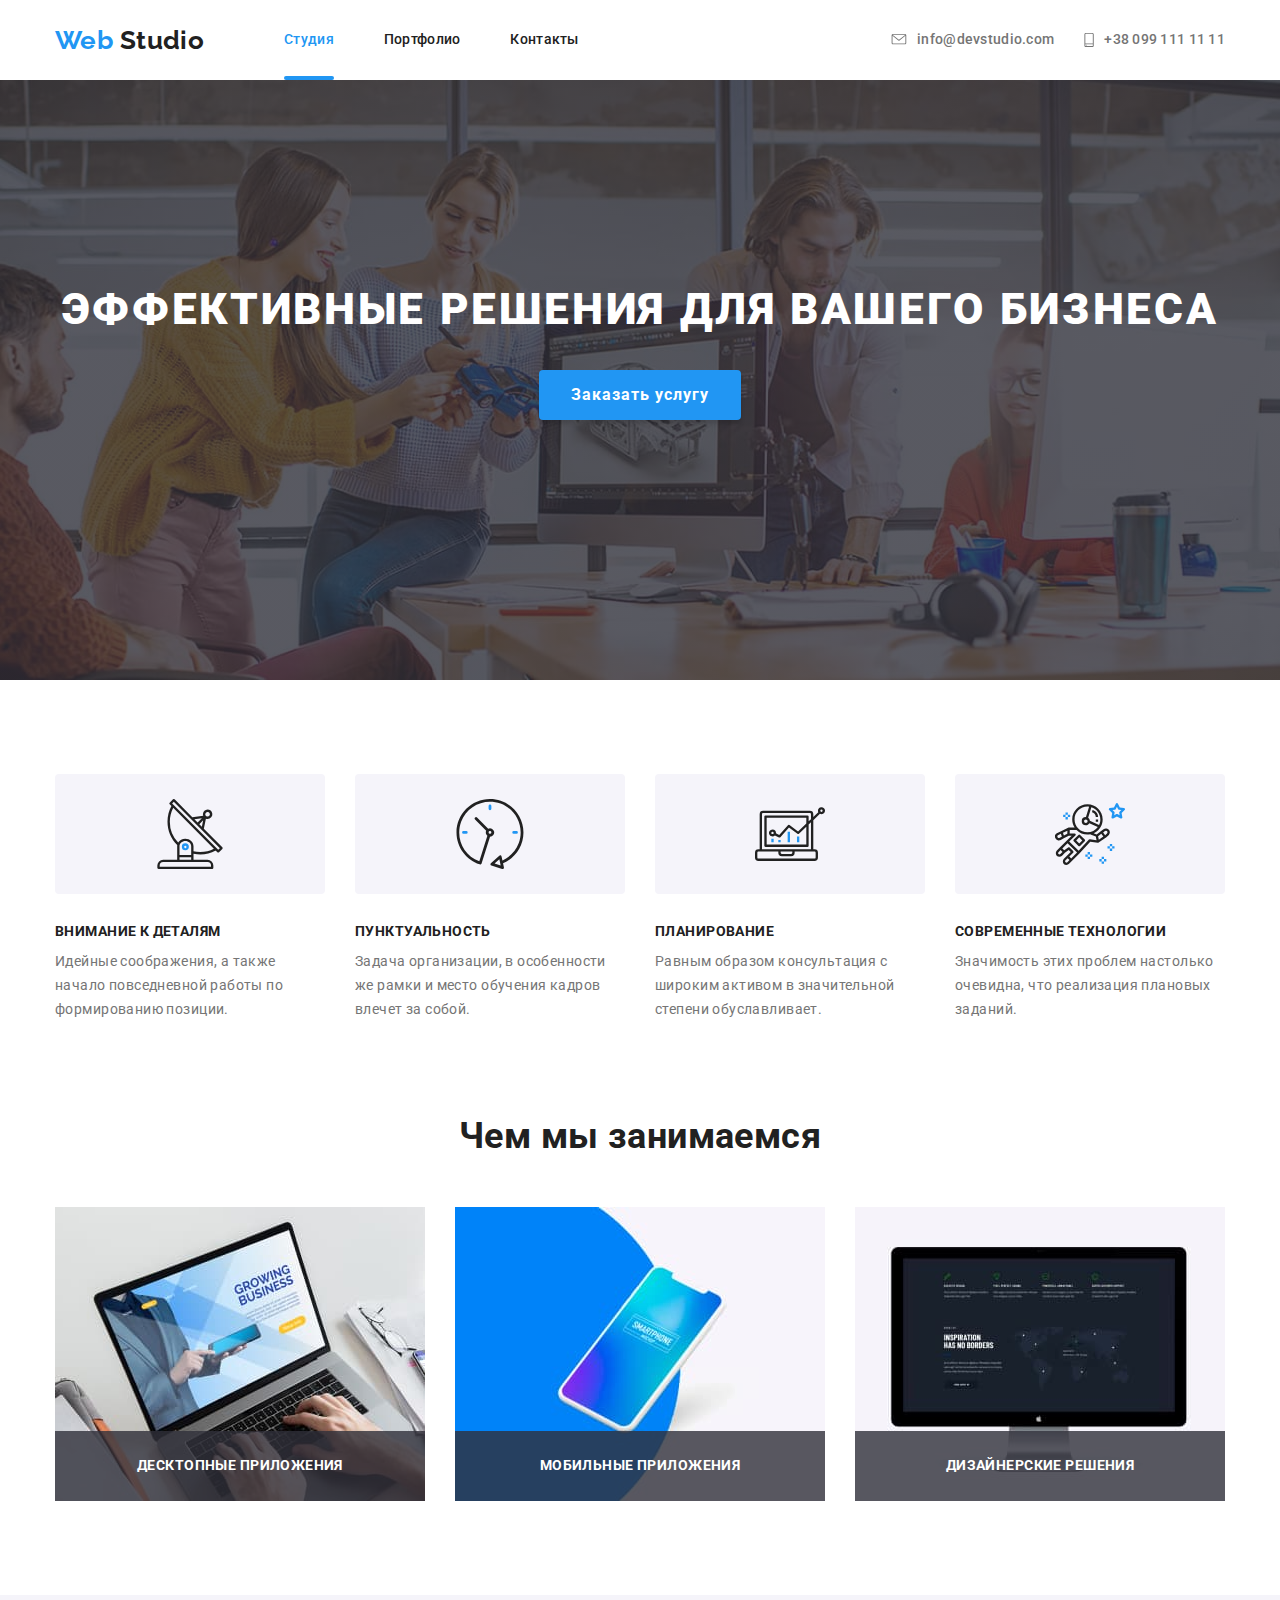
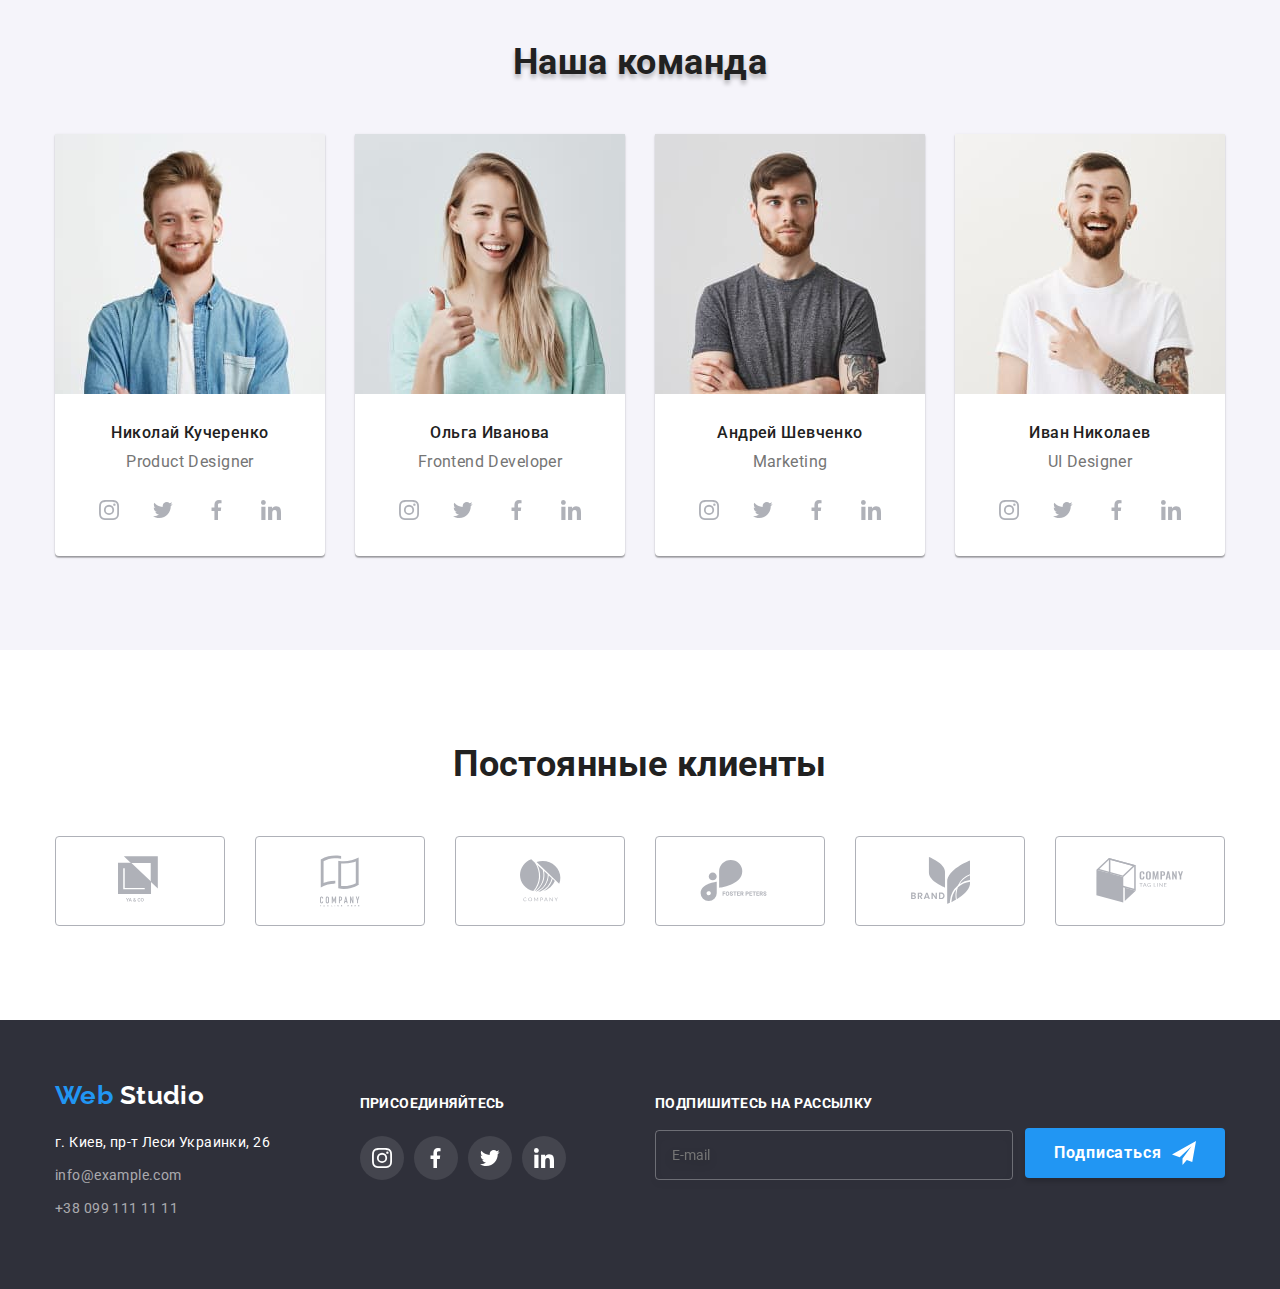
<file: index.html>
<!DOCTYPE html>
<html lang="ru">
  <head>
    <meta charset="UTF-8" />
    <meta name="viewport" content="width=device-width, initial-scale=1.0" />
    <title>Веб Студия</title>
    <link
      rel="stylesheet"
      href="https://cdnjs.cloudflare.com/ajax/libs/animate.css/4.0.0/animate.min.css"
    />
    <link
      href="https://fonts.googleapis.com/css2?family=Raleway:wght@700&family=Roboto:wght@400;500;700;900&display=swap"
      rel="stylesheet"
    />

    <link
      rel="stylesheet"
      href="https://cdnjs.cloudflare.com/ajax/libs/modern-normalize/0.6.0/modern-normalize.min.css"
    />
    <link rel="stylesheet" href="./css/main.min.css" />
    <!-- <link rel="stylesheet" href="./css/styles.css" /> -->
  </head>
  <body>
    <!--Шапка-->

    <header>
      <div class="container main-nav">
        <nav>
          <a class="logo link" lang="en" href="./index.html">
            <span class="logo-web">Web</span> Studio
          </a>

          <ul class="site-nav list">
            <li class="item">
              <a class="link current" href="./index.html">Студия</a>
            </li>
            <li class="item">
              <a class="link" href="./portfolio.html">Портфолио</a>
            </li>
            <li class="item"><a class="link" href="">Контакты</a></li>
          </ul>
        </nav>

        <address class="address-nav">
          <ul class="address list">
            <li class="item">
              <a class="link" href="mailto:info@devstudio.com"
                ><svg class="email-svg">
                  <use href="./images/sprite2.svg#email"></use>
                </svg>
                info@devstudio.com</a
              >
            </li>
            <li class="item">
              <a class="link" href="tel:+380991111111">
                <svg class="phone-svg">
                  <use href="./images/sprite2.svg#smartphone"></use>
                </svg>
                +38 099 111 11 11</a
              >
            </li>
          </ul>
        </address>
      </div>
    </header>

    <main>
      <section class="hero">
        <div class="container">
          <!--Главное-->
          <h1 class="hero-title">
            Эффективные решения для вашего бизнеса
          </h1>
          <button class="order-button button" type="submit" data-modal-open>
            Заказать услугу
          </button>
        </div>
      </section>

      <section class="about">
        <div class="container">
          <!--О нас-->
          <h2 hidden>О нас</h2>
          <ul class="about-list list">
            <li class="items icon-antenna">
              <div class="about-svg">
                <svg class="about-items-svg">
                  <use href="./images/sprite2.svg#antenna"></use>
                </svg>
              </div>
              <h3 class="title">Внимание к деталям</h3>

              <p class="about-list-text">
                Идейные соображения, а также начало повседневной работы по
                формированию позиции.
              </p>
            </li>

            <li class="items icon-clock">
              <div class="about-svg">
                <svg class="about-items-svg">
                  <use href="./images/sprite2.svg#clock"></use>
                </svg>
              </div>
              <h3 class="title">Пунктуальность</h3>
              <p class="about-list-text">
                Задача организации, в особенности же рамки и место обучения
                кадров влечет за собой.
              </p>
            </li>
            <li class="items icon-diagram">
              <div class="about-svg">
                <svg class="about-items-svg">
                  <use href="./images/sprite2.svg#diagram"></use>
                </svg>
              </div>
              <h3 class="title">Планирование</h3>
              <p class="about-list-text">
                Равным образом консультация с широким активом в значительной
                степени обуславливает.
              </p>
            </li>
            <li class="items icon-astrounavt">
              <div class="about-svg">
                <svg class="about-items-svg">
                  <use href="./images/sprite2.svg#astronaut"></use>
                </svg>
              </div>
              <h3 class="title">Современные технологии</h3>
              <p class="about-list-text">
                Значимость этих проблем настолько очевидна, что реализация
                плановых заданий.
              </p>
            </li>
          </ul>
        </div>
      </section>

      <section class="section">
        <div class="container">
          <!--Чем занимаемся-->
          <h2 class="section-title">Чем мы занимаемся</h2>
          <ul class="section-list list">
            <li class="item">
              <img
                src="./images/desktop.jpg"
                alt="Компьютер"
                width="370"
                height="294"
              />
              <h3 class="section-name">Десктопные приложения</h3>
            </li>
            <li class="item">
              <img
                src="./images/mobile.jpg"
                alt="Смартфон"
                width="370"
                height="294"
              />
              <h3 class="section-name">Мобильные приложения</h3>
            </li>
            <li class="item">
              <img
                src="./images/design.jpg"
                alt="Картинка"
                width="370"
                height="294"
              />
              <h3 class="section-name">Дизайнерские решения</h3>
            </li>
          </ul>
        </div>
      </section>
      <!-- Team -->

      <section class="team">
        <div class="container">
          <h2 class="team-title">Наша команда</h2>
          <ul class="team-list list">
            <li class="item">
              <img
                class="foto-team"
                src="./images/team1.jpg"
                alt="Николай Кучеренко"
                width="270"
                height="260"
              />
              <h3 class="team-name">Николай Кучеренко</h3>
              <p lang="en" class="team-position">Product Designer</p>

              <ul class="team-item list">
                <li class="team-item-links">
                  <a href="" aria-label="инстаграмм"
                    ><svg class="team-svg">
                      <use href="./images/sprite2.svg#instagram"></use>
                    </svg>
                  </a>
                </li>
                <li class="team-item-links">
                  <a href="" aria-label="твиттер"
                    ><svg class="team-svg">
                      <use href="./images/sprite2.svg#twitter"></use>
                    </svg>
                  </a>
                </li>
                <li class="team-item-links">
                  <a href="" aria-label="фейсбук"
                    ><svg class="team-svg">
                      <use href="./images/sprite2.svg#facebook"></use>
                    </svg>
                  </a>
                </li>
                <li class="team-item-links">
                  <a href="" aria-label="линкедин"
                    ><svg class="team-svg">
                      <use href="./images/sprite2.svg#linkedin"></use>
                    </svg>
                  </a>
                </li>
              </ul>
            </li>
            <li class="item">
              <img
                class="foto-team"
                src="./images/team2.jpg"
                alt="Ольга Иванова"
                width="270"
                height="260"
              />
              <h3 class="team-name">Ольга Иванова</h3>
              <p lang="en" class="team-position">Frontend Developer</p>
              <ul class="team-item list">
                <li class="team-item-links">
                  <a href="" aria-label="инстаграмм"
                    ><svg class="team-svg">
                      <use href="./images/sprite2.svg#instagram"></use>
                    </svg>
                  </a>
                </li>
                <li class="team-item-links">
                  <a href="" aria-label="твиттер"
                    ><svg class="team-svg">
                      <use href="./images/sprite2.svg#twitter"></use>
                    </svg>
                  </a>
                </li>
                <li class="team-item-links">
                  <a href="" aria-label="фейсбук"
                    ><svg class="team-svg">
                      <use href="./images/sprite2.svg#facebook"></use>
                    </svg>
                  </a>
                </li>
                <li class="team-item-links">
                  <a href="" aria-label="линкедин"
                    ><svg class="team-svg">
                      <use href="./images/sprite2.svg#linkedin"></use>
                    </svg>
                  </a>
                </li>
              </ul>
            </li>
            <li class="item">
              <img
                class="foto-team"
                src="./images/team3.jpg"
                alt="Андрей Шевченко"
                width="270"
                height="260"
              />
              <h3 class="team-name">Андрей Шевченко</h3>
              <p lang="en" class="team-position">Marketing</p>
              <ul class="team-item list">
                <li class="team-item-links">
                  <a href="" aria-label="инстаграмм"
                    ><svg class="team-svg">
                      <use href="./images/sprite2.svg#instagram"></use>
                    </svg>
                  </a>
                </li>
                <li class="team-item-links">
                  <a href="" aria-label="твиттер"
                    ><svg class="team-svg">
                      <use href="./images/sprite2.svg#twitter"></use>
                    </svg>
                  </a>
                </li>
                <li class="team-item-links">
                  <a href="" aria-label="фейсбук"
                    ><svg class="team-svg">
                      <use href="./images/sprite2.svg#facebook"></use>
                    </svg>
                  </a>
                </li>
                <li class="team-item-links">
                  <a href="" aria-label="линкедин"
                    ><svg class="team-svg">
                      <use href="./images/sprite2.svg#linkedin"></use>
                    </svg>
                  </a>
                </li>
              </ul>
            </li>
            <li class="item">
              <img
                class="foto-team"
                src="./images/team4.jpg"
                alt="Иван Николаев"
                width="270"
                height="260"
              />
              <h3 class="team-name">Иван Николаев</h3>
              <p lang="en" class="team-position">UI Designer</p>
              <ul class="team-item list">
                <li class="team-item-links">
                  <a href="" aria-label="инстаграмм"
                    ><svg class="team-svg">
                      <use href="./images/sprite2.svg#instagram"></use>
                    </svg>
                  </a>
                </li>
                <li class="team-item-links">
                  <a href="" aria-label="твиттер"
                    ><svg class="team-svg">
                      <use href="./images/sprite2.svg#twitter"></use>
                    </svg>
                  </a>
                </li>
                <li class="team-item-links">
                  <a href="" aria-label="фейсбук"
                    ><svg class="team-svg">
                      <use href="./images/sprite2.svg#facebook"></use>
                    </svg>
                  </a>
                </li>
                <li class="team-item-links">
                  <a href="" aria-label="линкедин"
                    ><svg class="team-svg">
                      <use href="./images/sprite2.svg#linkedin"></use>
                    </svg>
                  </a>
                </li>
              </ul>
            </li>
          </ul>
        </div>
      </section>

      <section class="clients">
        <div class="container">
          <!--Постоянные клиенты-->
          <h2 class="clients-title">Постоянные клиенты</h2>
          <ul class="clients-list list">
            <li class="clients-list-link">
              <a href="" aria-label="логотип компании 1"
                ><svg class="clients-svg" width="44" height="49">
                  <use href="./images/sprite2.svg#logo1"></use>
                </svg>
              </a>
            </li>
            <li class="clients-list-link">
              <a href="" aria-label="логотип компании 2"
                ><svg class="clients-svg" width="40" height="52">
                  <use href="./images/sprite2.svg#logo2"></use>
                </svg>
              </a>
            </li>
            <li class="clients-list-link">
              <a href="" aria-label="логотип компании 3"
                ><svg class="clients-svg" width="41" height="43">
                  <use href="./images/sprite2.svg#logo3"></use>
                </svg>
              </a>
            </li>
            <li class="clients-list-link">
              <a href="" aria-label="логотип компании 4"
                ><svg class="clients-svg" width="80" height="42">
                  <use href="./images/sprite2.svg#logo4"></use>
                </svg>
              </a>
            </li>
            <li class="clients-list-link">
              <a href="" aria-label="логотип компании 5"
                ><svg class="clients-svg" width="59" height="47">
                  <use href="./images/sprite2.svg#logo5"></use>
                </svg>
              </a>
            </li>
            <li class="clients-list-link">
              <a href="" aria-label=" логотип компании 6"
                ><svg class="clients-svg" width="88" height="45">
                  <use href="./images/sprite2.svg#logo6"></use>
                </svg>
              </a>
            </li>
          </ul>
        </div>
      </section>
    </main>

    <!--футер-->
    <footer>
      <div class="container footer">
        <div class="logo-address">
          <a class="logo-down link" href="./index.html" lang="en">
            <span class="logo-web">Web</span> Studio
          </a>

          <address class="address-footer">
            <ul class="address-footer-list list">
              <li class="address-town">
                г. Киев, пр-т Леси Украинки, 26
              </li>
              <li class="address-mail-phone">
                <a class="link" href="mailto:info@example.com"
                  >info@example.com</a
                >
              </li>
              <li class="address-mail-phone">
                <a class="link" href="tel:+380991111111">+38 099 111 11 11</a>
              </li>
            </ul>
          </address>
        </div>

        <div class="social">
          <b>присоединяйтесь</b>
          <ul class="footer-items list">
            <li>
              <a href="" aria-label="инстаграмм"
                ><svg class="team-svg">
                  <use href="./images/sprite2.svg#instagram1"></use>
                </svg>
              </a>
            </li>
            <li>
              <a href="" aria-label="твиттер"
                ><svg class="team-svg">
                  <use href="./images/sprite2.svg#twitter1"></use>
                </svg>
              </a>
            </li>
            <li>
              <a href="" aria-label="фейсбук"
                ><svg class="team-svg">
                  <use href="./images/sprite2.svg#facebook1"></use>
                </svg>
              </a>
            </li>
            <li>
              <a href="" aria-label="линкедин"
                ><svg class="team-svg">
                  <use href="./images/sprite2.svg#linkedin1"></use>
                </svg>
              </a>
            </li>
          </ul>
        </div>
        <form class="down-form-footer">
          <div class="subscribe">
            <b> Подпишитесь на рассылку</b>

            <p>
              <input
                class="subscribe-input"
                type="email"
                placeholder="E-mail"
                name="user-email"
                required
              />
            </p>
          </div>
          <div class="button-subscribe">
            <button class="down-button button" type="submit">
              Подписаться

              <svg class="icon-sign">
                <use href="./images/sprite2.svg#send"></use>
              </svg>
            </button>
          </div>
        </form>
      </div>
    </footer>
    <!-- Форма + backdrop -->
    <div class="backdrop is-hidden" data-modal>
      <form class="form" action="#" method="GET">
        <div class="close-window-modal" data-modal-close>
          <button type="button">
            <svg class="modal-close">
              <use href="./images/sprite2.svg#close-window"></use>
            </svg>
          </button>
        </div>

        <h2 class="form-contact">Оставьте свои данные, мы вам перезвоним</h2>

        <div class="form-field">
          <input
            class="form-input"
            type="text"
            id="name"
            placeholder=" "
            name="name"
            required
          />

          <label class="form-label" for="name">Имя</label>

          <svg class="modal-svg">
            <use href="./images/sprite2.svg#contact-face"></use>
          </svg>
        </div>

        <div class="form-field">
          <input
            class="form-input"
            type="tel"
            id="tel"
            placeholder=" "
            name="phone"
            required
          />
          <!-- pattern="[0-9]{3}-[0-9]{3}-[0-9]{2}-[0-9]{2}" -->
          <label class="form-label" for="tel">Телефон</label>
          <svg class="modal-svg">
            <use href="./images/sprite2.svg#contact-phone"></use>
          </svg>
        </div>

        <div class="form-field">
          <input
            class="form-input"
            type="email"
            id="mail"
            placeholder=" "
            name="mail"
            required
          />
          <label class="form-label" for="mail">Почта</label>
          <svg class="modal-svg">
            <use href="./images/sprite2.svg#contact-mail"></use>
          </svg>
        </div>

        <div class="comment">
          <textarea
            class="textarea"
            type="text"
            id="comment"
            placeholder=" "
            name="comment"
            required
            minlength="10"
          ></textarea>
          <label class="textarea-label" for="comment"> Комментарий</label>
        </div>

        <div class="checbox-castom">
          <label class="checkbox-label">
            <input
              class="checkbox"
              type="checkbox"
              name="agreement"
              value="agreement"
              required
            />
            <span class="icon-checkbox"></span>

            <span class="text-agreement">
              Соглашаюсь с рассылкой и принимаю

              <a class="agreement" href="./index.html"
                >Условия договора</a
              ></span
            >
          </label>
        </div>
        <div class="modal-button">
          <button class="modal-button-text button" type="submit">
            Отправить
          </button>
        </div>
      </form>
    </div>

    <script src="./js/modal.js"></script>
  </body>
</html>
</file>
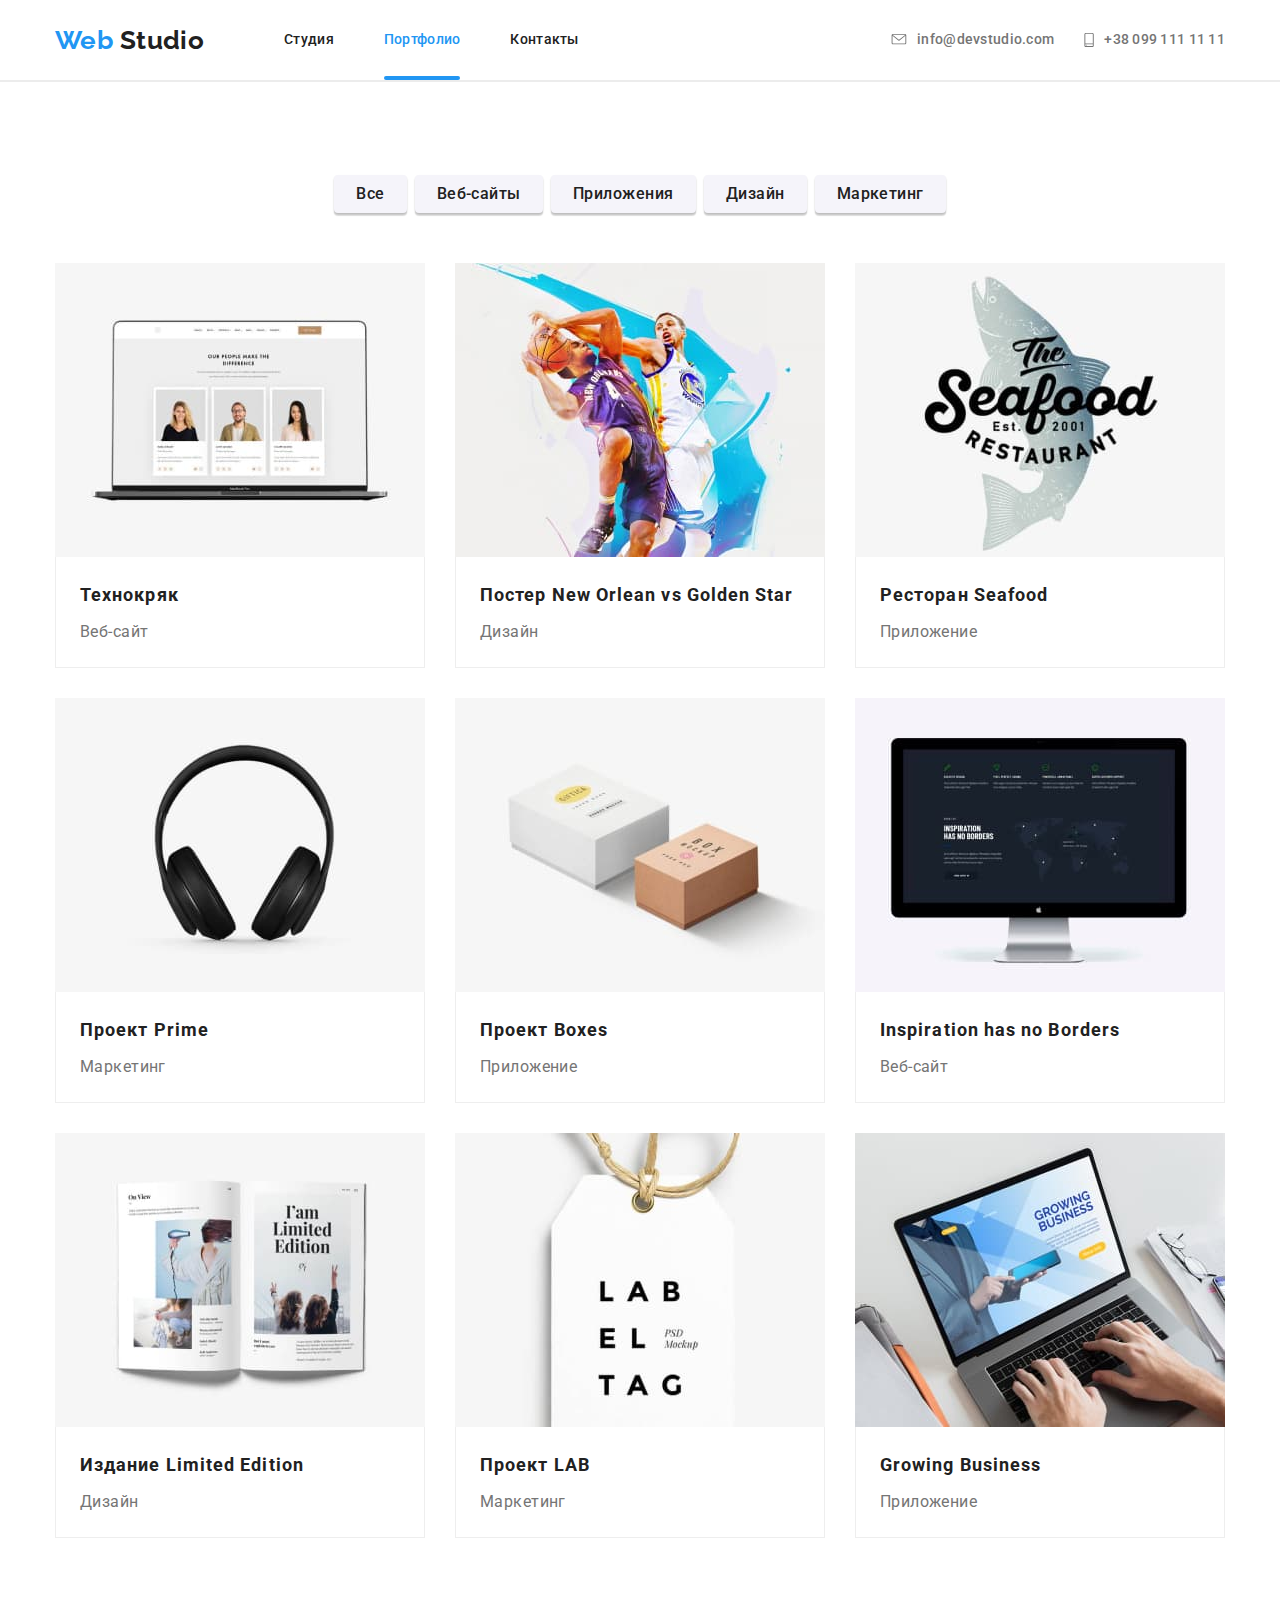
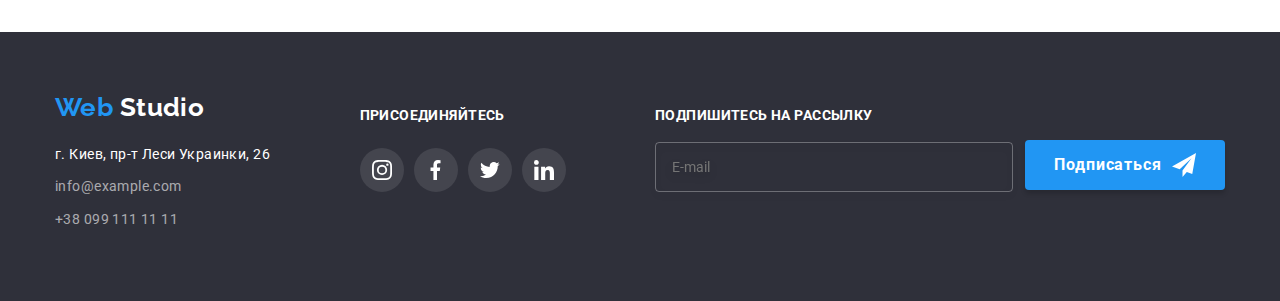
<file: portfolio.html>
<!DOCTYPE html>
<html lang="ru">

<head>
  <meta charset="UTF-8" />
  <meta name="viewport" content="width=device-width, initial-scale=1.0" />
  <title>Веб Студия</title>
    <link href="https://fonts.googleapis.com/css2?family=Raleway:wght@700&family=Roboto:wght@400;500;700;900&display=swap"
      rel="stylesheet" />
  <link rel="stylesheet"
    href="https://cdnjs.cloudflare.com/ajax/libs/modern-normalize/0.6.0/modern-normalize.min.css" />
  <link rel="stylesheet" href="./css/portfolio.min.css" />
</head>

<body>
  <!--Шапка-->

  <!--Шапка-->
  
  <header class="header-page">
    <div class="container main-nav">
      <nav>
        <a class="logo link" lang="en" href="./index.html">
          <span class="logo-web">Web</span> Studio
        </a>
  
        <ul class="site-nav list">
          <li class="item"><a class="link" href="./index.html">Студия</a></li>
          <li class="item">
            <a class="link current" href="./portfolio.html">Портфолио</a>
          </li>
          <li class="item"><a class="link" href="">Контакты</a></li>
        </ul>
      </nav>
  
      <address class="address-nav">
        <ul class="address list">
          <li class="item">
            <!-- <img src="./images/email.svg" alt="почта" /> -->
  
            <a class="link" href="mailto:info@devstudio.com"><svg class="email-svg">
                <use href="./images/sprite2.svg#email"></use>
              </svg>
              info@devstudio.com</a>
          </li>
          <li class="item">
            <!-- <img src="./images/smartphone.svg" alt="телефон" /> -->
            <a class="link" href="tel:+380991111111">
              <svg class="phone-svg">
                <use href="./images/sprite2.svg#smartphone"></use>
              </svg>
              +38 099 111 11 11</a>
          </li>
        </ul>
      </address>
    </div>
  </header>

    <main>
      <section class="projects">
        <div class="container">
        <h1 hidden>Наши работы</h1>

        <ul class="projects-button list">
          <li class="portfolio-button"><button type="button"> Все</button></li>
          <li class="portfolio-button"><button type="button">Веб-сайты</button></li>
          <li class="portfolio-button"><button type="button">Приложения</button></li>
          <li class="portfolio-button"><button type="button">Дизайн</button></li>
          <li class="portfolio-button"><button type="button">Маркетинг</button></li>
        </ul>
        
        <ul class="project-work list">
         
        <li class="item">
          <a class="link" href="">
        
            <div class="overlay-image-wrapper">
              <img class="image-project" src="./images/platforma.jpg" alt="Ноутбук" width="370" height="294" />
              <div class="overlay">
                <p class="projects-description">
                  Технокряк это современная площадка распространения коронавируса.
                  Компании используют эту платформу для цифрового шпионажа и атак
                  на защищённые сервера конкурентов.
                </p>
              </div>
            </div>
        
        
            <div class="effect-item">
              <h2 class="projects-name">Технокряк</h2>
              <p class="projects-service">Веб-сайт</p>
            </div>
        
          </a>
        </li>
        <li class="item">
          <a class="link" href="">
        
            <div class="overlay-image-wrapper">
              <img class="image-project" src="./images/football.jpg" alt="Футболисты" width="370" height="294" />
              <div class="overlay">
                <p class="projects-description">
                  Технокряк это современная площадка распространения коронавируса.
                  Компании используют эту платформу для цифрового шпионажа и атак
                  на защищённые сервера конкурентов.
                </p>
              </div>
            </div>
        
            <div class="effect-item">
              <h2 class="projects-name">Постер New Orlean vs Golden Star</h2>
              <p class="projects-service">Дизайн</p>
            </div>
          </a>
        </li>
        <li class="item">
          <a class="link" href="">
        
            <div class="overlay-image-wrapper">
              <img class="image-project" src="./images/seafood.jpg" alt="Логотип ресторана" width="370" height="294" />
              <div class="overlay">
                <p class="projects-description">
                  Технокряк это современная площадка распространения коронавируса.
                  Компании используют эту платформу для цифрового шпионажа и атак
                  на защищённые сервера конкурентов.
                </p>
              </div>
            </div>
            <div class="effect-item">
              <h2 class="projects-name">Ресторан Seafood</h2>
              <p class="projects-service">Приложение</p>
            </div>
          </a>
        </li>
        <li class="item">
          <a class="link" href="">
        
            <div class="overlay-image-wrapper">
              <img class="image-project" src="./images/prime.jpg" alt="Наушники" width="370" height="294" />
              <div class="overlay">
                <p class="projects-description">
                  Технокряк это современная площадка распространения коронавируса.
                  Компании используют эту платформу для цифрового шпионажа и атак
                  на защищённые сервера конкурентов.
                </p>
              </div>
            </div>
            <div class="effect-item">
              <h2 class="projects-name">Проект Prime</h2>
              <p class="projects-service">Маркетинг</p>
            </div>
          </a>
        </li>
        <li class="item">
          <a class="link" href="">
        
            <div class="overlay-image-wrapper">
              <img class="image-project" src="./images/boxes.jpg" alt="Коробки" width="370" height="294" />
              <div class="overlay">
                <p class="projects-description">
                  Технокряк это современная площадка распространения коронавируса.
                  Компании используют эту платформу для цифрового шпионажа и атак
                  на защищённые сервера конкурентов.
                </p>
              </div>
            </div>
            <div class="effect-item">
              <h2 class="projects-name">Проект Boxes</h2>
              <p class="projects-service">Приложение</p>
            </div>
          </a>
        </li>
        <li class="item">
          <a class="link" href="">
        
            <div class="overlay-image-wrapper">
              <img class="image-project" src="./images/inspiration.jpg" alt="Монитор" width="370" height="294" />
              <div class="overlay">
                <p class="projects-description">
                  Технокряк это современная площадка распространения коронавируса.
                  Компании используют эту платформу для цифрового шпионажа и атак
                  на защищённые сервера конкурентов.
                </p>
              </div>
            </div>
            <div class="effect-item">
              <h2 class="projects-name">Inspiration has no Borders</h2>
              <p class="projects-service">Веб-сайт</p>
            </div>
          </a>
        </li>
        <li class="item">
          <a class="link" href="">
        
            <div class="overlay-image-wrapper">
              <img class="image-project" src="./images/edition.jpg" alt="Книга" width="370" height="294" />
              <div class="overlay">
                <p class="projects-description">
                  Технокряк это современная площадка распространения коронавируса.
                  Компании используют эту платформу для цифрового шпионажа и атак
                  на защищённые сервера конкурентов.
                </p>
              </div>
            </div>
            <div class="effect-item">
              <h2 class="projects-name">Издание Limited Edition</h2>
              <p class="projects-service">Дизайн</p>
            </div>
          </a>
        </li>
        <li class="item">
          <a class="link" href="">
        
            <div class="overlay-image-wrapper">
              <img class="image-project" src="./images/lab-tag.jpg" alt="Эмблема" width="370" height="294" />
              <div class="overlay">
                <p class="projects-description">
                  Технокряк это современная площадка распространения коронавируса.
                  Компании используют эту платформу для цифрового шпионажа и атак
                  на защищённые сервера конкурентов.
                </p>
              </div>
            </div>
        
            <div class="effect-item">
              <h2 class="projects-name">Проект LAB</h2>
              <p class="projects-service">Маркетинг</p>
            </div>
          </a>
        </li>
        <li class="item">
          <a class="link" href="">
        
            <div class="overlay-image-wrapper">
              <img class="image-project" src="./images/bussiness.jpg" alt="Человек с ноутбуком" width="370" height="294" />
              <div class="overlay">
                <p class="projects-description">
                  Технокряк это современная площадка распространения коронавируса.
                  Компании используют эту платформу для цифрового шпионажа и атак
                  на защищённые сервера конкурентов.
                </p>
              </div>
            </div>
        
            <div class="effect-item">
              <h2 class="projects-name">Growing Business</h2>
              <p class="projects-service">Приложение</p>
            </div>
          </a>
        </li>
          </div>
        </ul>
        
      </section>
    </main>
  <!--футер-->
  <footer>
    <div class="container footer">
      <div class="logo-address">
        <a class="logo-down link" href="./index.html" lang="en">
          <span class="logo-web">Web</span> Studio
        </a>
  
        <address class="address-footer">
          <ul class="address-footer-list list">
            <li class="address-town">
              г. Киев, пр-т Леси Украинки, 26
            </li>
            <li class="address-mail-phone">
              <a class="link" href="mailto:info@example.com">info@example.com</a>
            </li>
            <li class="address-mail-phone">
              <a class="link" href="tel:+380991111111">+38 099 111 11 11</a>
            </li>
          </ul>
        </address>
      </div>
  
      <div class="social">
        <b>присоединяйтесь</b>
        <ul class="footer-items list">
          <li>
            <a href="" aria-label="инстаграмм"><svg class="team-svg">
                <use href="./images/sprite2.svg#instagram1"></use>
              </svg>
            </a>
          </li>
          <li>
            <a href="" aria-label="твиттер"><svg class="team-svg">
                <use href="./images/sprite2.svg#twitter1"></use>
              </svg>
            </a>
          </li>
          <li>
            <a href="" aria-label="фейсбук"><svg class="team-svg">
                <use href="./images/sprite2.svg#facebook1"></use>
              </svg>
            </a>
          </li>
          <li>
            <a href="" aria-label="линкедин"><svg class="team-svg">
                <use href="./images/sprite2.svg#linkedin1"></use>
              </svg>
            </a>
          </li>
        </ul>
      </div>
      <form class="down-form-footer">
        <div class="subscribe">
          <b> Подпишитесь на рассылку</b>
  
          <p>
            <input class="subscribe-input"  type="email" placeholder="E-mail" name="user-email" required />
          </p>
        </div>
        <div class="button-subscribe">
          <button class="down-button button" type="submit">
            Подписаться
  
            <svg class="icon-sign">
              <use href="./images/sprite2.svg#send"></use>
            </svg>
          </button>
        </div>
      </form>
    </div>
  </footer>
  </body>
  
  </html>
</file>
<file: css/main.min.css>
html{box-sizing:border-box}*,*::before,* ::after{box-sizing:inherit}body{background-color:#fff;color:#757575;font-family:"Roboto",sans-serif;letter-spacing:0.03em;font-size:14px;line-height:1.71}.list{list-style:none;padding:0px;margin:0px}.link{text-decoration:none;display:block}img{display:block}.container{width:1200px;padding-left:15px;padding-right:15px;margin:auto}section{padding-top:47px;padding-bottom:94px}.logo{color:#212121;margin-right:80px}.logo-web{color:#2196f3}.logo-down{color:#fff;margin-bottom:20px}header{background:#fff}.header-page::after{display:block;content:' ';border:1px solid #ececec;padding:0px;bottom:0px}.main-nav,.main-nav nav{display:flex;align-items:center;justify-content:space-between}.site-nav{display:flex}.site-nav .item+.item{margin-left:50px}.site-nav .link{display:block;position:relative;padding-top:32px;padding-bottom:32px;color:#212121;letter-spacing:0.02em;font-weight:500;font-size:14px;line-height:1.14;cursor:pointer;transition:color 250ms cubic-bezier(0.4, 0, 0.2, 1)}.site-nav .link:hover,.site-nav .link:focus{color:#2196f3}.site-nav .current{color:#2196f3}.item .current::after{display:flex;width:100%;height:4px;content:' ';background-color:#2196f3;position:absolute;margin-top:28px;margin-right:auto;margin-left:auto;border-radius:2px}.address{display:flex;margin-left:auto}.address .link{display:flex}.address .item+.item{margin-left:30px}.email-svg{width:16px;height:11px;display:flex;fill:#757575;margin-right:10px;align-items:center;padding:0px;transition:fill 250ms cubic-bezier(0.4, 0, 0.2, 1)}a:hover .email-svg,a:focus .email-svg{fill:#2196f3}.phone-svg{width:10px;height:14px;display:block;fill:#757575;margin-right:10px;align-items:center;transition:fill 250ms cubic-bezier(0.4, 0, 0.2, 1)}a:hover .phone-svg,a:focus .phone-svg{fill:#2196f3}.address-nav a{color:#757575;font-weight:500;line-height:1.14;font-size:14px;letter-spacing:0.02em;font-style:normal;align-items:center}.address-nav a:focus,.address-nav a:hover{color:#2196f3}.hero{text-align:center;padding-top:200px;padding-bottom:200px;background-color:rgba(47,48,58,0.8);background-image:linear-gradient(to right, rgba(47,48,58,0.8), rgba(47,48,58,0.8)),url("../images/header.jpg");max-width:1600px;height:600px;margin-left:auto;margin-right:auto;background-repeat:no-repeat;background-size:cover;background-position:center}.hero-title{color:#fff;font-weight:900;line-height:1.36;font-size:44px;letter-spacing:0.06em;text-transform:uppercase;margin-bottom:30px;margin-top:0px}.order-button{padding:10px 32px;min-width:200px}.button{color:white;background-color:#2196f3;font-weight:bold;line-height:1.87;align-items:center;letter-spacing:0.06em;box-shadow:0px 4px 4px rgba(0,0,0,0.15);border:0px}.about{padding-top:94px;padding-bottom:47px}.about .title{color:#212121;font-weight:bold;line-height:1.14;font-size:14px;text-transform:uppercase;margin:0px 0px 10px 0px}.about-list{display:flex}.about-list .items:not(:last-child){margin-right:30px}.about-list-text{margin:0px;width:270px}.about-svg{display:flex;align-items:center;justify-content:center;background-color:#f5f4fa;border-radius:4px;width:270px;height:120px;margin-bottom:30px}.about-items-svg{width:70px;height:70px}.section-list{display:flex}.section-list .item:not(:last-child){margin-right:30px}.section-list li{position:relative}.section .section-name{display:flex;align-items:center;justify-content:center;color:#fff;font-weight:bold;line-height:1.14;font-size:14px;text-transform:uppercase;background:rgba(47,48,58,0.8);margin:0px;width:370px;height:70px;position:absolute;bottom:0px}.logo,.logo-down{font-family:Raleway,sans-serif;font-style:normal;font-weight:bold;font-size:26px;line-height:1.19}.button{font-family:inherit;font-size:16px;cursor:pointer;text-align:center;border-radius:4px}.section-title,.clients-title{color:#212121;font-weight:bold;font-size:36px;line-height:1.16;text-align:center;margin-bottom:50px;margin-top:0px}.team .team-name,.team-position{font-size:16px;line-height:1.18;margin-top:0px;text-align:center}.team-item-links a,.footer-items li{display:flex;justify-content:center;align-items:center;width:44px;height:44px;border-radius:50%;transition:background-color 250ms cubic-bezier(0.4, 0, 0.2, 1);cursor:pointer}.team-svg{width:20px;height:20px;display:block;fill:#afb1b8;transition:fill 250ms cubic-bezier(0.4, 0, 0.2, 1)}a:hover .team-svg{fill:#ffffff}.team{background-color:#f5f4fa;padding-bottom:94px}.team .team-title{color:#212121;font-weight:bold;line-height:1.16;font-size:36px;text-align:center;text-shadow:0px 4px 4px rgba(0,0,0,0.25);margin-bottom:50px;margin-top:0px}.team-list{display:flex}.team-list .item{background-color:#fff;padding-bottom:24px;box-shadow:0px 2px 1px rgba(0,0,0,0.2),0px 1px 1px rgba(0,0,0,0.14),0px 1px 3px rgba(0,0,0,0.12);border-radius:0px 0px 4px 4px}.team-list .item:not(:last-child){margin-right:30px}.team .team-name{color:#212121;font-weight:500;margin-bottom:10px}.team-position{margin-bottom:16px}.foto-team{margin-bottom:30px}.team-item{display:flex;justify-content:center}.team-item-links a:hover,.team-item-links a:focus{background-color:#2196f3}.team-item-links:not(:last-child){margin-right:10px}.clients{padding-top:94px}.clients-list{display:flex;justify-content:space-between}.clients-list-link a{display:flex;align-items:center;justify-content:center;width:170px;height:90px;border:1px solid #afb1b8;box-sizing:border-box;border-radius:4px;cursor:pointer;transition:border 250ms cubic-bezier(0.4, 0, 0.2, 1)}.clients-list-link a:hover,.clients-list-link a:focus{border:1px solid #2196f3}.clients-list-link:not(:last-child){margin-right:30px}.clients-svg{fill:#afb1b8;transition:fill 250ms cubic-bezier(0.4, 0, 0.2, 1)}a:hover .clients-svg{fill:#2196f3}footer{background:#2f303a}.footer{display:flex;justify-content:space-between;padding-top:60px;padding-bottom:60px}.address-town{color:#fff;text-decoration:none;font-style:normal;margin-bottom:9px}.address-mail-phone{margin-bottom:9px}.address-mail-phone a{text-decoration:none;font-style:normal;color:rgba(255,255,255,0.6)}b{color:#fff;font-weight:bold;line-height:1.14;font-size:14px;text-transform:uppercase}.footer-items{display:flex;margin-top:20px}.footer-items li{background-color:rgba(255,255,255,0.1)}.footer-items li:hover,.footer-items li:focus{background-color:#2196f3}.footer-items li:not(:last-child){margin-right:10px}.button-subscribe{display:block;padding-top:48px;margin-left:12px}.down-button{display:flex;height:50px;width:200px;justify-content:center}.icon-sign{width:24px;height:24px;margin-left:10px}.down-form-footer{display:flex}.social{padding-top:12px}.subscribe{padding-top:12px;width:358px}.subscribe .subscribe-input{padding-left:16px;width:100%;height:50px;border:1px solid rgba(255,255,255,0.3);box-sizing:border-box;filter:drop-shadow(0px 4px 4px rgba(0,0,0,0.15));border-radius:4px;background-color:rgba(255,255,255,0);color:#fff;background-color:transparent}.form-input{padding-top:12px;padding-bottom:12px;padding-left:42px;border-radius:4px;border:1px solid rgba(33,33,33,0.2);width:100%;transition:all 250ms cubic-bezier(0.4, 0, 0.2, 1)}.form-input:focus,.textarea:focus{outline:none;border:1px solid #2196f3;border-radius:4px}.form-input:focus:required:valid:not(:placeholder-shown),.textarea:focus:required:valid:not(:placeholder-shown){border:1px solid chartreuse}.form-input:focus:required:invalid:not(:placeholder-shown),.textarea:focus:required:invalid:not(:placeholder-shown){border:1px solid red}.form-field{position:relative;margin-bottom:28px}.form-input{display:block;height:40px}.form-label{color:#757575;font-weight:500;line-height:1.14;font-size:14px;position:absolute;top:50%;left:42px;transform:translateY(-50%);letter-spacing:0.01em;transition:all 250ms cubic-bezier(0.4, 0, 0.2, 1)}.textarea-label{color:#757575;font-weight:500;line-height:1.14;font-size:14px;position:absolute;top:12px;left:16px;letter-spacing:0.01em;transition:all 250ms cubic-bezier(0.4, 0, 0.2, 1)}.textarea:focus+.textarea-label,.textarea:not(:placeholder-shown)+.textarea-label{transform:translateY(-30px);color:#2196f3;font-size:12px;line-height:1.16}.form{position:absolute;width:528px;height:581px;top:50%;left:50%;transform:translate(-50%, -50%);padding:40px;margin:0px;background-color:#fff;box-shadow:0px 1px 3px rgba(0,0,0,0.12),0px 1px 1px rgba(0,0,0,0.14),0px 2px 1px rgba(0,0,0,0.2);border-radius:4px}.comment{position:relative}.textarea{width:100%;border:1px solid rgba(33,33,33,0.2);padding:12px 16px;height:120px;resize:none;transition:all 250ms cubic-bezier(0.4, 0, 0.2, 1)}.modal-svg{position:absolute;width:18px;height:18px;top:50%;left:16px;transform:translateY(-50%);transition:all 250ms cubic-bezier(0.4, 0, 0.2, 1)}.close-window-modal button{position:absolute;width:30px;height:30px;top:8px;right:8px;border-radius:50%;border:1px solid rgba(0,0,0,0.1);cursor:pointer;transition:color 250ms cubic-bezier(0.4, 0, 0.2, 1);background-color:transparent}.modal-close{position:absolute;width:11px;height:11px;top:50%;left:50%;transform:translate(-50%, -50%)}.close-window-modal:hover .modal-close{fill:#2196f3}.form-field:focus-within .modal-svg{fill:#2196f3}.form-input:focus+.form-label,.form-input:not(:placeholder-shown)+.form-label{transform:translateY(-38px);left:16px;color:#2196f3;font-size:12px;line-height:1.16}.checkbox{position:absolute;width:1px;height:1px;margin:-1px;border:0px;pad:0px;clip:rect(0 0 0 0);overflow:hidden}.icon-checkbox{display:inline-block;width:16px;height:15px;border-radius:4px;border:2px solid #212121;position:absolute;top:50%;transform:translateY(-50%);transition:all 250ms cubic-bezier(0.4, 0, 0.2, 1)}.checkbox-label{display:block;margin-top:20px;margin-bottom:30px;padding-left:11px;padding-right:11px;position:relative}.checkbox-label a{color:#2196f3}.text-agreement{padding-left:23px}.checkbox:checked+.icon-checkbox{background-color:#2196f3;background-image:url(../images/icon-check.svg);background-size:contain;background-origin:border-box;border-color:#2196f3}.checbox-castom{justify-content:center;align-items:center}.modal-button{display:flex;justify-content:center}.modal-button-text{padding:10px 55px 10px 56px}.form-contact{color:#212121;font-weight:bold;line-height:1.15;font-size:20px;margin-bottom:30px;margin-top:0px;text-align:center}.backdrop{position:fixed;width:100%;height:100%;top:0;background-color:rgba(0,0,0,0.2)}.backdrop.is-hidden{pointer-events:none;opacity:0}
/*# sourceMappingURL=main.min.css.map */
</file>
<file: css/portfolio.min.css>
html{box-sizing:border-box}*,*::before,* ::after{box-sizing:inherit}body{background-color:#fff;color:#757575;font-family:"Roboto",sans-serif;letter-spacing:0.03em;font-size:14px;line-height:1.71}.list{list-style:none;padding:0px;margin:0px}.link{text-decoration:none;display:block}img{display:block}.container{width:1200px;padding-left:15px;padding-right:15px;margin:auto}section{padding-top:47px;padding-bottom:94px}.projects{padding-top:93px;padding-bottom:94px}.projects-button{display:flex;justify-content:center;margin-bottom:50px}.projects-button .portfolio-button:not(:last-child){margin-right:8px}.portfolio-button button{color:#212121;font-weight:500;line-height:1.62;font-size:14px;padding:6px 22px;background-color:#f5f4fa;border-style:none;letter-spacing:0.03em;box-shadow:0px 2px 2px rgba(0,0,0,0.12),0px 1px 2px rgba(0,0,0,0.08),0px 3px 1px rgba(0,0,0,0.1);transition:color 250ms cubic-bezier(0.4, 0, 0.2, 1),background-color 250ms cubic-bezier(0.4, 0, 0.2, 1)}.portfolio-button button:hover,.portfolio-button button:focus{background-color:#2196f3;color:#fff;outline:none}.project-work{display:flex;flex-wrap:wrap}.project-work .item{position:relative;width:calc((100% - 60px) / 3);margin-right:30px;margin-bottom:30px}.project-work .item:nth-last-child(-n+3){margin-bottom:0px}.project-work .item.item:nth-child(3n){margin-right:0px}.project-work a:hover{box-shadow:1px 4px 6px rgba(0,0,0,0.16),0px 4px 4px rgba(0,0,0,0.06),0px 1px 1px rgba(0,0,0,0.12)}.project-work a:hover .overlay{opacity:1;transform:translateY(0%)}.projects-description{color:#fff;font-weight:400;line-height:1.55;font-size:18px;margin:0px;padding:63px 24px;position:absolute;margin:0px}.effect-item{display:block;padding-top:20px;background:#ffffff;border-bottom:1px solid #eeeeee;border-left:1px solid #eeeeee;border-right:1px solid #eeeeee}.projects-name{color:#212121;font-weight:bold;line-height:2;font-size:14px;font-size:18px;letter-spacing:0.06em;margin-top:0px;margin-bottom:4px;margin-left:24px}.projects-service{color:#757575;font-weight:400;line-height:1.87;font-size:16px;margin-top:0px;margin-bottom:20px;margin-left:24px}.overlay{width:100%;height:100%;background-color:rgba(33,150,243,0.9);position:absolute;top:0px;left:0px;opacity:0;transform:translateY(100%);transition:transform 250ms cubic-bezier(0.4, 0, 0.2, 1)}.overlay-image-wrapper{position:relative;overflow:hidden}.button{color:white;background-color:#2196f3;font-weight:bold;line-height:1.87;align-items:center;letter-spacing:0.06em;box-shadow:0px 4px 4px rgba(0,0,0,0.15);border:0px}.logo{color:#212121;margin-right:80px}.logo-web{color:#2196f3}.logo-down{color:#fff;margin-bottom:20px}header{background:#fff}.header-page::after{display:block;content:' ';border:1px solid #ececec;padding:0px;bottom:0px}.main-nav,.main-nav nav{display:flex;align-items:center;justify-content:space-between}.site-nav{display:flex}.site-nav .item+.item{margin-left:50px}.site-nav .link{display:block;position:relative;padding-top:32px;padding-bottom:32px;color:#212121;letter-spacing:0.02em;font-weight:500;font-size:14px;line-height:1.14;cursor:pointer;transition:color 250ms cubic-bezier(0.4, 0, 0.2, 1)}.site-nav .link:hover,.site-nav .link:focus{color:#2196f3}.site-nav .current{color:#2196f3}.item .current::after{display:flex;width:100%;height:4px;content:' ';background-color:#2196f3;position:absolute;margin-top:28px;margin-right:auto;margin-left:auto;border-radius:2px}.address{display:flex;margin-left:auto}.address .link{display:flex}.address .item+.item{margin-left:30px}.email-svg{width:16px;height:11px;display:flex;fill:#757575;margin-right:10px;align-items:center;padding:0px;transition:fill 250ms cubic-bezier(0.4, 0, 0.2, 1)}a:hover .email-svg,a:focus .email-svg{fill:#2196f3}.phone-svg{width:10px;height:14px;display:block;fill:#757575;margin-right:10px;align-items:center;transition:fill 250ms cubic-bezier(0.4, 0, 0.2, 1)}a:hover .phone-svg,a:focus .phone-svg{fill:#2196f3}.address-nav a{color:#757575;font-weight:500;line-height:1.14;font-size:14px;letter-spacing:0.02em;font-style:normal;align-items:center}.address-nav a:focus,.address-nav a:hover{color:#2196f3}.team-svg{width:20px;height:20px;display:block;fill:#afb1b8;transition:fill 250ms cubic-bezier(0.4, 0, 0.2, 1)}a:hover .team-svg{fill:#ffffff}.logo,.logo-down{font-family:Raleway,sans-serif;font-style:normal;font-weight:bold;font-size:26px;line-height:1.19}.portfolio-button button,.button{font-family:inherit;font-size:16px;cursor:pointer;text-align:center;border-radius:4px}.footer-items li{display:flex;justify-content:center;align-items:center;width:44px;height:44px;border-radius:50%;transition:background-color 250ms cubic-bezier(0.4, 0, 0.2, 1);cursor:pointer}footer{background:#2f303a}.footer{display:flex;justify-content:space-between;padding-top:60px;padding-bottom:60px}.address-town{color:#fff;text-decoration:none;font-style:normal;margin-bottom:9px}.address-mail-phone{margin-bottom:9px}.address-mail-phone a{text-decoration:none;font-style:normal;color:rgba(255,255,255,0.6)}b{color:#fff;font-weight:bold;line-height:1.14;font-size:14px;text-transform:uppercase}.footer-items{display:flex;margin-top:20px}.footer-items li{background-color:rgba(255,255,255,0.1)}.footer-items li:hover,.footer-items li:focus{background-color:#2196f3}.footer-items li:not(:last-child){margin-right:10px}.button-subscribe{display:block;padding-top:48px;margin-left:12px}.down-button{display:flex;height:50px;width:200px;justify-content:center}.icon-sign{width:24px;height:24px;margin-left:10px}.down-form-footer{display:flex}.social{padding-top:12px}.subscribe{padding-top:12px;width:358px}.subscribe .subscribe-input{padding-left:16px;width:100%;height:50px;border:1px solid rgba(255,255,255,0.3);box-sizing:border-box;filter:drop-shadow(0px 4px 4px rgba(0,0,0,0.15));border-radius:4px;background-color:rgba(255,255,255,0);color:#fff;background-color:transparent}
/*# sourceMappingURL=portfolio.min.css.map */
</file>
